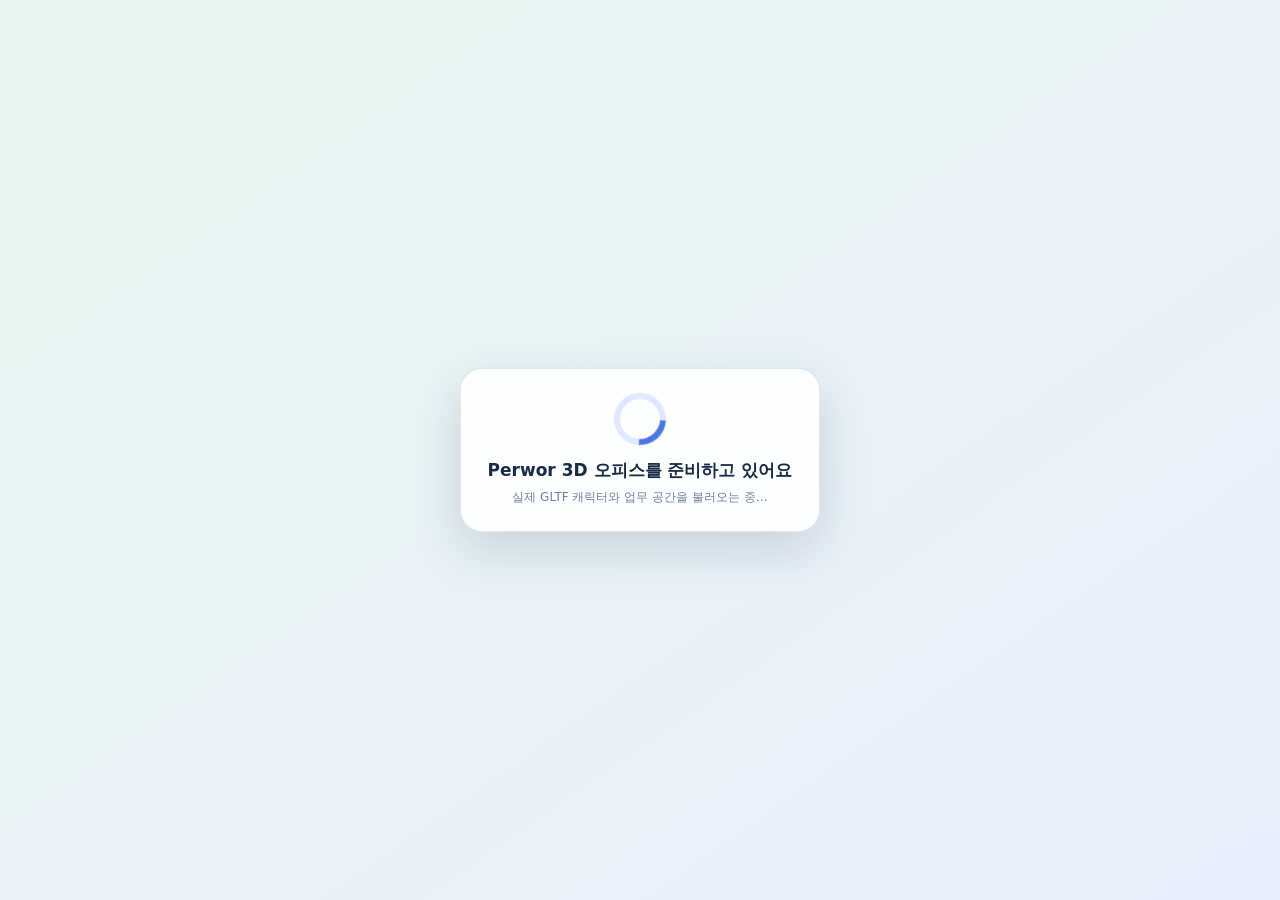
<file: index.html>
<!doctype html>
<html lang="ko">
<head>
  <meta charset="utf-8">
  <meta name="viewport" content="width=device-width, initial-scale=1">
  <meta http-equiv="refresh" content="0; url=./threejs-office/">
  <title>Perwor 3D Office</title>
</head>
<body>
  <p><a href="./threejs-office/">Perwor 3D Office 열기</a></p>
</body>
</html>
</file>
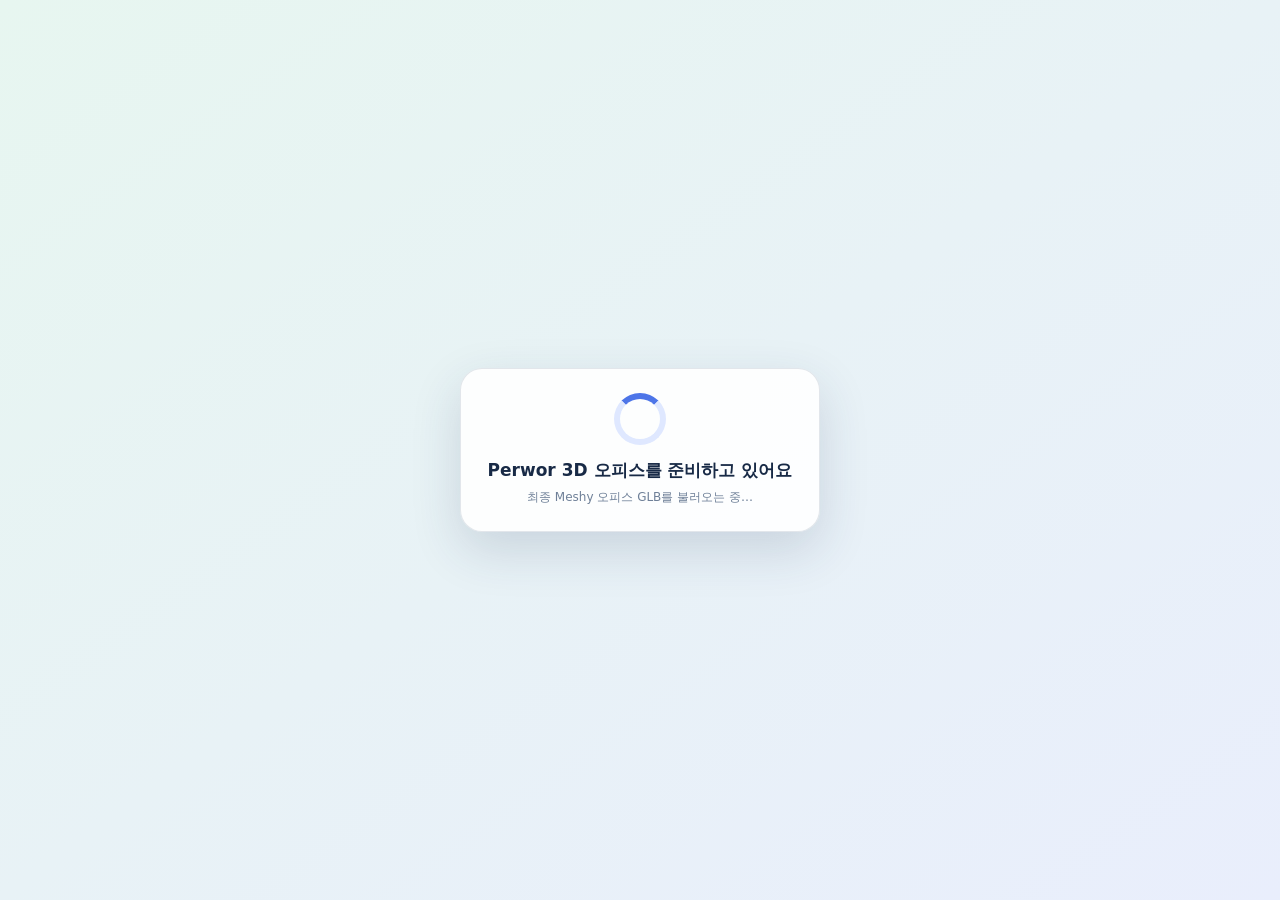
<file: threejs-office/index.html>
<!doctype html>
<html lang="ko">
<head>
  <meta charset="utf-8">
  <meta name="viewport" content="width=device-width, initial-scale=1, viewport-fit=cover">
  <meta name="theme-color" content="#d9efe9">
  <title>Perwor 3D Office · Three.js</title>
  <style>
    :root {
      --ink: #182a46;
      --muted: #6f8098;
      --blue: #4d75e8;
      --blue-soft: #e8efff;
      --mint: #d8f3e8;
      --beige: #f1e4d4;
      --paper: rgba(255,255,255,.88);
      --line: rgba(35,59,91,.12);
      --shadow: 0 18px 50px rgba(35,59,91,.16);
    }
    * { box-sizing: border-box; }
    html, body { margin: 0; min-height: 100%; background: #d8ece8; color: var(--ink); font-family: Inter, Pretendard, system-ui, -apple-system, BlinkMacSystemFont, "Segoe UI", sans-serif; }
    body { overflow: hidden; }
    #app { position: fixed; inset: 0; overflow: hidden; }
    #scene { position: absolute; inset: 0; width: 100%; height: 100%; display: block; outline: none; }
    .topbar { position: absolute; inset: 18px 20px auto; display: flex; align-items: center; justify-content: space-between; gap: 16px; pointer-events: none; }
    .brand, .identity, .status, .hint { pointer-events: auto; }
    .panel, .mode-panel { pointer-events: none; }
    .panel button, .mode-panel button { pointer-events: auto; }
    .brand { display: flex; align-items: center; gap: 10px; padding: 9px 13px 9px 9px; border: 1px solid var(--line); border-radius: 18px; background: var(--paper); box-shadow: var(--shadow); backdrop-filter: blur(14px); }
    .brand-mark { width: 38px; height: 38px; display: grid; place-items: center; border-radius: 13px; background: linear-gradient(145deg,#83e2c0,#5580ef); color: white; font-weight: 900; letter-spacing: -.06em; }
    .brand strong { display: block; font-size: 17px; letter-spacing: -.04em; }
    .brand small { display: block; margin-top: 2px; color: var(--muted); font-size: 10px; letter-spacing: .08em; }
    .identity { display: flex; align-items: center; gap: 9px; padding: 10px 14px; border: 1px solid var(--line); border-radius: 999px; background: var(--paper); box-shadow: var(--shadow); backdrop-filter: blur(14px); }
    .identity-dot { width: 30px; height: 30px; display: grid; place-items: center; border-radius: 50%; background: #ffe0ca; font-weight: 800; color: #9c654b; }
    .identity strong { font-size: 13px; }
    .identity span { display: block; margin-top: 2px; color: var(--muted); font-size: 11px; }
    .status { position: absolute; left: 20px; bottom: 20px; display: flex; align-items: center; gap: 8px; max-width: min(470px, calc(100vw - 40px)); padding: 11px 14px; border: 1px solid var(--line); border-radius: 999px; background: var(--paper); box-shadow: var(--shadow); color: var(--muted); font-size: 12px; backdrop-filter: blur(14px); }
    .status-dot { width: 9px; height: 9px; border-radius: 50%; background: #55bd93; box-shadow: 0 0 0 5px rgba(85,189,147,.14); }
    .status.error .status-dot { background: #e47d6f; box-shadow: 0 0 0 5px rgba(228,125,111,.14); }
    .hint { position: absolute; right: 20px; bottom: 20px; padding: 10px 13px; border: 1px solid var(--line); border-radius: 13px; background: rgba(255,255,255,.76); color: var(--muted); font-size: 11px; backdrop-filter: blur(10px); }
    .hint b { color: var(--ink); }
    .panel { position: absolute; top: 88px; left: 20px; width: min(330px, calc(100vw - 40px)); padding: 18px; border: 1px solid var(--line); border-radius: 22px; background: var(--paper); box-shadow: var(--shadow); backdrop-filter: blur(16px); }
    .panel[hidden], .mode-panel[hidden], #loading[hidden] { display: none; }
    .eyebrow { margin: 0 0 7px; color: var(--blue); font-size: 10px; font-weight: 800; letter-spacing: .12em; }
    .panel h1 { margin: 0; font-size: 23px; letter-spacing: -.06em; }
    .panel p { margin: 9px 0 0; color: var(--muted); font-size: 13px; line-height: 1.55; }
    .panel-actions { display: flex; flex-wrap: wrap; gap: 8px; margin-top: 15px; }
    button { border: 0; font: inherit; cursor: pointer; }
    .action { padding: 10px 12px; border-radius: 12px; background: var(--blue); color: white; font-size: 12px; font-weight: 800; box-shadow: 0 7px 18px rgba(77,117,232,.25); }
    .action.secondary { background: var(--blue-soft); color: var(--blue); box-shadow: none; }
    .action.mint { background: var(--mint); color: #2d7c63; box-shadow: none; }
    .mode-panel { position: absolute; right: 20px; top: 88px; width: min(300px, calc(100vw - 40px)); padding: 16px; border: 1px solid var(--line); border-radius: 20px; background: var(--paper); box-shadow: var(--shadow); backdrop-filter: blur(16px); }
    .mode-panel h2 { margin: 0; font-size: 16px; }
    .mode-panel p { margin: 7px 0 0; color: var(--muted); font-size: 12px; line-height: 1.45; }
    .mode-panel .panel-actions { margin-top: 12px; }
    .metric { display: grid; grid-template-columns: repeat(3,1fr); gap: 7px; margin-top: 12px; }
    .metric div { padding: 9px 7px; border-radius: 12px; background: #f6f8fb; text-align: center; }
    .metric b { display: block; font-size: 15px; }
    .metric span { display: block; margin-top: 3px; color: var(--muted); font-size: 10px; }
    #loading { position: absolute; inset: 0; display: grid; place-items: center; background: linear-gradient(145deg,#e7f6f0,#e9eefc); z-index: 10; }
    .loading-card { width: min(360px, calc(100vw - 40px)); padding: 24px; border: 1px solid var(--line); border-radius: 22px; background: rgba(255,255,255,.9); box-shadow: var(--shadow); text-align: center; }
    .loading-orb { width: 52px; height: 52px; margin: 0 auto 14px; border: 6px solid #dfe8ff; border-top-color: var(--blue); border-radius: 50%; animation: spin 1s linear infinite; }
    .loading-card strong { display: block; font-size: 17px; }
    .loading-card span { display: block; margin-top: 7px; color: var(--muted); font-size: 12px; line-height: 1.45; }
    @keyframes spin { to { transform: rotate(360deg); } }
    .toast { position: absolute; left: 50%; bottom: 24px; transform: translate(-50%, 16px); padding: 10px 14px; border-radius: 999px; background: rgba(24,42,70,.92); color: white; font-size: 12px; opacity: 0; transition: opacity .18s ease, transform .18s ease; pointer-events: none; }
    .toast.show { opacity: 1; transform: translate(-50%, 0); }
    .notice { margin-top: 12px; padding: 9px 11px; border-radius: 11px; background: #fff8e4; color: #9a7045; font-size: 11px; line-height: 1.45; }
    @media (max-width: 680px) {
      .topbar { inset: 10px 10px auto; }
      .brand { padding-right: 9px; }
      .brand small { display: none; }
      .identity { padding: 8px 10px; }
      .identity span { display: none; }
      .panel { top: 70px; left: 10px; width: calc(100vw - 20px); }
      .mode-panel { top: auto; right: 10px; bottom: 72px; width: calc(100vw - 20px); }
      .status { left: 10px; bottom: 14px; max-width: calc(100vw - 20px); }
      .hint { display: none; }
    }
  </style>
  <script type="importmap">
    {
      "imports": {
        "three": "../assets/vendor/three/three.module.mjs",
        "three/addons/": "../assets/vendor/three/"
      }
    }
  </script>
</head>
<body>
  <div id="app">
    <canvas id="scene" aria-label="Perwor 3D 업무 공간"></canvas>
    <div class="topbar">
      <div class="brand">
        <div class="brand-mark">PW</div>
        <div><strong>Perwor 3D Office</strong><small>THREE.JS MIGRATION PREVIEW</small></div>
      </div>
      <div class="identity">
        <div class="identity-dot" id="identityDot">P</div>
        <div><strong id="identityName">인턴님</strong><span id="identityMeta">3D 업무 공간</span></div>
      </div>
    </div>
    <section class="panel" id="welcomePanel">
      <p class="eyebrow">OFFICE ARRIVAL · THREE.JS</p>
      <h1 id="sceneTitle">내 자리로 출근해요</h1>
      <p id="sceneCopy">WASD 또는 방향키로 이동하고, 모니터를 선택하면 업무 도구가 열립니다.</p>
      <div class="panel-actions">
        <button class="action secondary" id="resetView">시점 초기화</button>
        <button class="action mint" id="toggleWalk">자동 출근 시작</button>
      </div>
      <div class="notice">최종 Meshy textured 오피스 GLB를 직접 표시합니다. 캐릭터는 사용자 1명만 연결하고, 기존 직원 플레이스홀더는 숨겨두었습니다. 모니터 선택 후 키보드·마이크·화분 업무를 시작할 수 있습니다.</div>
    </section>
    <section class="mode-panel" id="modePanel" hidden>
      <h2 id="modeTitle">업무를 시작할까요?</h2>
      <p id="modeCopy">모니터 주변의 업무 도구를 선택해 주세요.</p>
      <div class="metric">
        <div><b id="metricToday">0%</b><span>오늘 진행</span></div>
        <div><b id="metricRank">인턴</b><span>현재 직급</span></div>
        <div><b id="metricPlant">씨앗</b><span>화분 단계</span></div>
      </div>
      <div class="panel-actions">
        <button class="action" id="typingAction">키보드 · 타이핑</button>
        <button class="action secondary" id="speakingAction">마이크 · 말하기</button>
        <button class="action mint" id="wateringAction">화분 · 성장</button>
      </div>
    </section>
    <div class="status" id="status"><span class="status-dot"></span><span id="statusText">3D 오피스 로딩 중…</span></div>
    <div class="hint"><b>이동</b> WASD / 방향키 · <b>선택</b> 클릭 또는 터치</div>
    <div class="toast" id="toast"></div>
    <div id="loading">
      <div class="loading-card">
        <div class="loading-orb"></div>
        <strong>Perwor 3D 오피스를 준비하고 있어요</strong>
        <span id="loadingText">실제 GLTF 캐릭터와 업무 공간을 불러오는 중…</span>
      </div>
    </div>
  </div>
  <script>
    window.__perwor3dClassicBooted = true;
    document.body.setAttribute('data-classic-booted', 'yes');
    window.addEventListener('error', function (event) {
      var text = document.getElementById('loadingText');
      if (text) text.textContent = '모듈 오류: ' + (event.message || '스크립트 실행 실패');
    });
    window.addEventListener('unhandledrejection', function (event) {
      var text = document.getElementById('loadingText');
      if (text) text.textContent = '모듈 오류: ' + (event.reason && event.reason.message ? event.reason.message : String(event.reason || '비동기 오류'));
    });
    document.body.setAttribute('data-three-diagnostics', 'ready');
    window.setTimeout(function () {
      if (!window.__perwor3dBooted) {
        var text = document.getElementById('loadingText');
        if (text) text.textContent = '3D 모듈 로딩이 완료되지 않았습니다. app.js 경로 또는 브라우저 모듈 설정을 확인해 주세요.';
      }
    }, 8000);
  </script>
  <script src="../assets/vendor/three-classic/three.min.js"></script>
  <script src="../assets/vendor/three-classic/OrbitControls.js"></script>
  <script src="../assets/vendor/three-classic/GLTFLoader.js"></script>
  <script src="../assets/vendor/three-classic/SkeletonUtils.js"></script>
  <script src="./app-classic.js?v=collision-material-fix-20261124"></script>
</body>
</html>
</file>
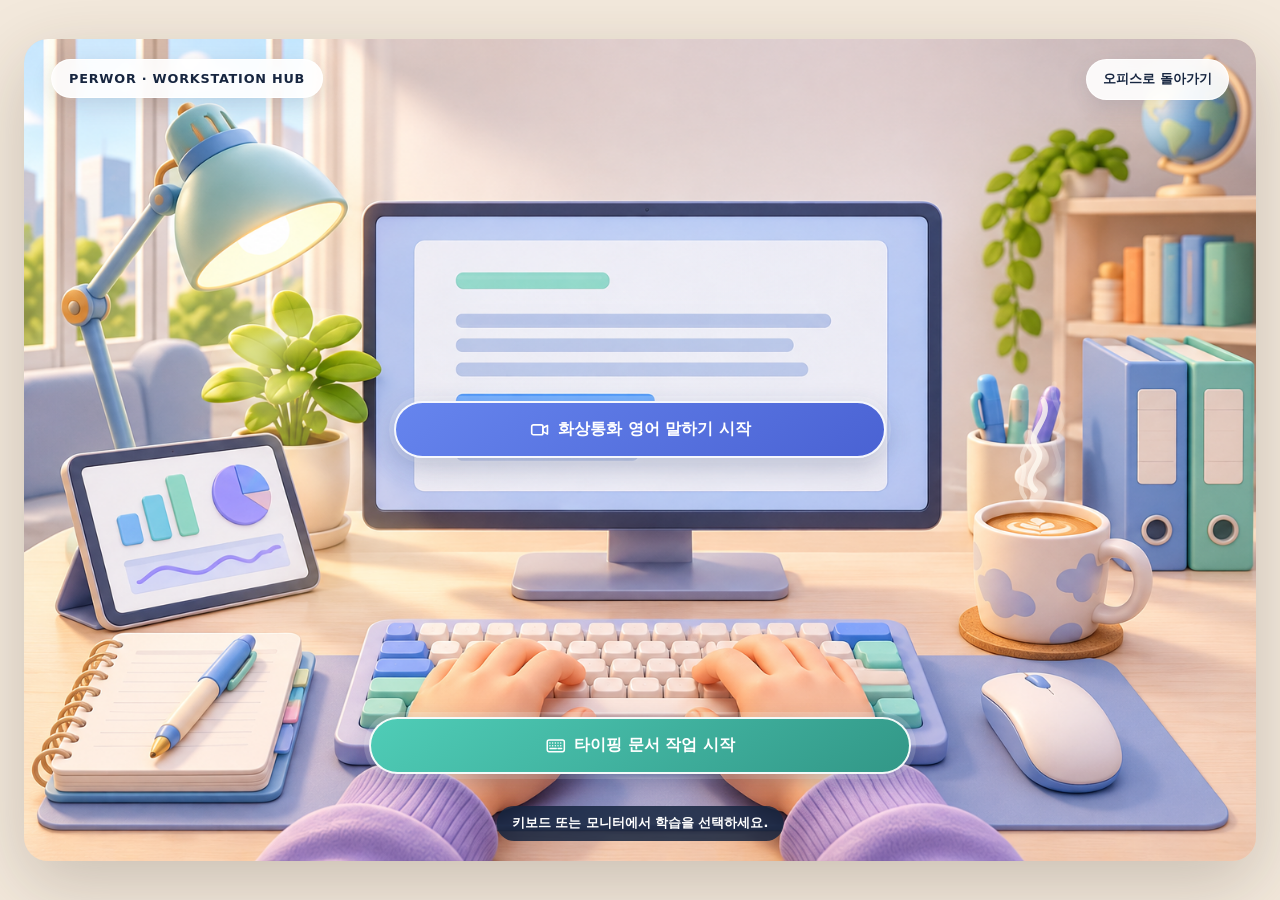
<file: threejs-office/workstation-hub.html>
<!doctype html>
<html lang="ko">
<head>
  <meta charset="utf-8">
  <meta name="viewport" content="width=device-width, initial-scale=1, viewport-fit=cover">
  <meta name="theme-color" content="#f3e9dc">
  <title>Perwor · 워크스테이션 허브</title>
  <style>
    :root { color-scheme: light; font-family: Inter, Pretendard, system-ui, -apple-system, BlinkMacSystemFont, "Segoe UI", sans-serif; --ink:#172640; --muted:#667891; }
    * { box-sizing: border-box; }
    html, body { min-height:100%; margin:0; background:#f3e9dc; color:var(--ink); }
    body { min-height:100vh; overflow:auto; }
    button { font:inherit; cursor:pointer; }
    .hub-page { min-height:100vh; display:grid; place-items:center; padding:24px; }
    .hub-stage { position:relative; width:min(100%,1536px,calc((100vh - 48px) * 1.5)); aspect-ratio:1536 / 1024; overflow:hidden; border-radius:24px; background:#efd9c1; box-shadow:0 22px 70px rgba(55,43,31,.22); }
    .hub-reference { position:absolute; inset:0; width:100%; height:100%; display:block; object-fit:fill; user-select:none; -webkit-user-drag:none; }
    .hub-chip, .hub-office { position:absolute; z-index:3; top:2.4%; border:1px solid rgba(255,255,255,.86); border-radius:999px; background:rgba(255,255,255,.9); color:var(--ink); box-shadow:0 7px 22px rgba(47,60,79,.14); backdrop-filter:blur(10px); }
    .hub-chip { left:2.2%; padding:11px 17px; font-size:clamp(10px,1vw,16px); font-weight:900; letter-spacing:.06em; }
    .hub-office { right:2.2%; padding:11px 16px; font-size:clamp(10px,1vw,16px); font-weight:800; }
    .hub-action { position:absolute; z-index:4; display:flex; align-items:center; justify-content:center; min-height:7%; border:2px solid rgba(255,255,255,.94); border-radius:999px; color:#fff; font-weight:900; font-size:clamp(11px,1.25vw,19px); box-shadow:0 9px 26px rgba(35,55,107,.26),0 0 0 5px rgba(255,255,255,.18); transition:transform .16s ease, filter .16s ease, box-shadow .16s ease; }
    .hub-action:hover, .hub-action:focus-visible { filter:brightness(1.06); transform:translateY(-2px) scale(1.015); outline:none; box-shadow:0 12px 30px rgba(35,55,107,.3),0 0 0 7px rgba(255,255,255,.28); }
    .hub-action:active { transform:translateY(1px) scale(.985); }
    .hub-action:disabled { cursor:wait; opacity:.62; }
    .hub-speaking { left:30%; top:44%; width:40%; background:linear-gradient(145deg,#6685ee,#4a62d3); }
    .hub-typing { left:28%; bottom:10.5%; width:44%; background:linear-gradient(145deg,#4fcdb7,#329787); }
    .hub-status { position:absolute; z-index:5; left:50%; bottom:2.4%; transform:translateX(-50%); margin:0; width:max-content; max-width:88%; padding:9px 15px; border-radius:999px; background:rgba(23,38,64,.86); color:#fff; font-size:clamp(10px,1vw,15px); font-weight:750; text-align:center; }
    .hub-icon { width:1.35em; height:1.35em; margin-right:.48em; flex:none; vertical-align:-.28em; fill:none; stroke:currentColor; stroke-width:1.8; stroke-linecap:round; stroke-linejoin:round; }
    .hub-icon--keyboard { stroke-width:1.65; }
    @media (max-width:680px) {
      .hub-page { display:block; padding:0; }
      .hub-stage { width:100vw; border-radius:0; }
      .hub-chip, .hub-office { top:1.7%; padding:7px 10px; font-size:clamp(8px,2vw,11px); }
      .hub-action { font-size:clamp(9px,2.5vw,13px); }
      .hub-speaking { left:18%; top:43%; width:64%; }
      .hub-typing { left:17%; bottom:8%; width:66%; }
      .hub-status { bottom:2%; font-size:clamp(8px,2vw,11px); }
    }
  </style>
</head>
<body>
  <main class="hub-page" data-workstation-hub>
    <section class="hub-stage" aria-label="Perwor 1인칭 워크스테이션 허브">
      <img class="hub-reference" src="../assets/3d/scenes/first-person-typing/perwor-scene-first-person-typing-v1.png" alt="Perwor 원본 파스텔 1인칭 업무 공간">
      <div class="hub-chip">PERWOR · WORKSTATION HUB</div>
      <button class="hub-office" type="button" data-hub-office>오피스로 돌아가기</button>
      <button class="hub-action hub-speaking" type="button" data-hub-speaking>
        <svg class="hub-icon" viewBox="0 0 24 24" aria-hidden="true" focusable="false">
          <rect x="3" y="6.5" width="12.5" height="11" rx="2"></rect>
          <path d="m15.5 10 5-2.8v9.6l-5-2.8z"></path>
        </svg>
        <span>화상통화 영어 말하기 시작</span>
      </button>
      <button class="hub-action hub-typing" type="button" data-hub-typing>
        <svg class="hub-icon hub-icon--keyboard" viewBox="0 0 24 24" aria-hidden="true" focusable="false">
          <rect x="2.5" y="5.5" width="19" height="13" rx="2"></rect>
          <path d="M5.5 9h.01M8.5 9h.01M11.5 9h.01M14.5 9h.01M17.5 9h.01M5.5 12h.01M8.5 12h.01M11.5 12h.01M14.5 12h.01M17.5 12h.01M5.5 15h7M14.5 15h4"></path>
        </svg>
        <span>타이핑 문서 작업 시작</span>
      </button>
      <p class="hub-status" data-hub-status>키보드 또는 모니터에서 학습을 선택하세요.</p>
    </section>
  </main>
  <script src="./workstation-hub.js?v=office-return-fix-1"></script>
  <script src="./workstation-coffee-steam.js?v=a983063"></script>
  <script src="./workstation-lamp-glow.js?v=a983063"></script>
  <script src="./workstation-monitor-motion.js?v=a983063"></script>
</body>
</html>
</file>
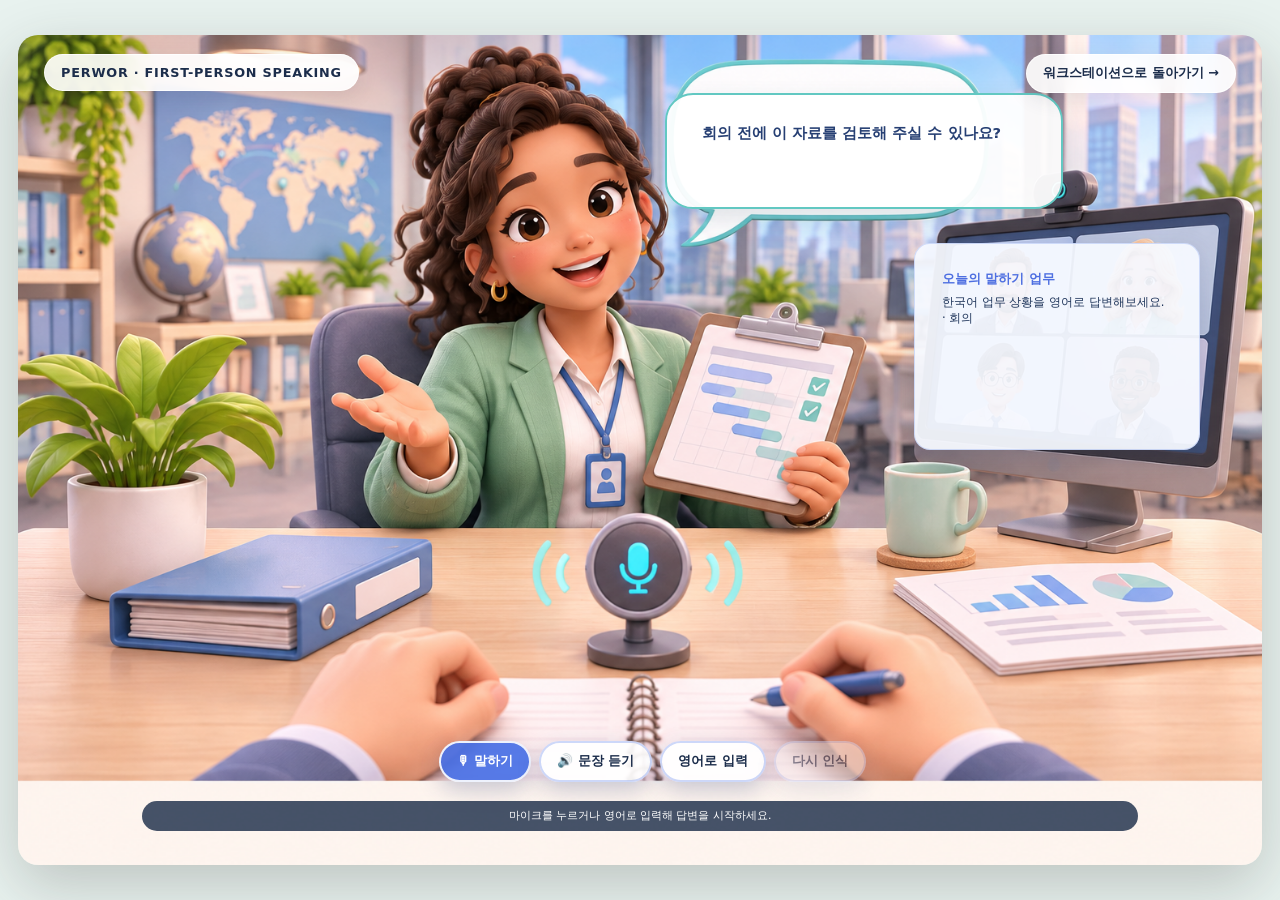
<file: threejs-office/learning/speaking.html>
<!doctype html>
<html lang="ko">
<head>
  <meta charset="utf-8">
  <meta name="viewport" content="width=device-width, initial-scale=1, viewport-fit=cover">
  <meta name="theme-color" content="#e8f2ef">
  <title>Perwor · 오늘의 영어 말하기</title>
  <link rel="stylesheet" href="./speaking.css?v=1762612015">
</head>
<body data-perwor-route="speaking">
  <main class="speaking-page">
    <section class="speaking-shell" data-speaking-dedicated aria-label="Perwor 독립 영어 말하기 학습">
      <img class="speaking-reference-image" src="../../assets/3d/scenes/first-person-speaking/perwor-scene-first-person-speaking-v1.png" alt="Perwor 1인칭 영어 말하기 업무 공간 레퍼런스">
      <div class="speaking-partner-motion-layer" data-speaking-partner data-partner-state="idle" data-partner-renderer="reference-image" aria-hidden="true"></div>
      <div class="speaking-label">PERWOR · FIRST-PERSON SPEAKING</div>
      <button class="speaking-back" type="button" data-back-hub>워크스테이션으로 돌아가기 →</button>
      <div class="speaking-prompt-bubble" data-speaking-prompt>업무 상황을 불러오는 중…</div>
      <div class="speaking-monitor-ui"><strong>오늘의 말하기 업무</strong><span data-speaking-monitor>상대방의 업무 요청을 듣고 영어로 답변해보세요.</span></div>
      <div class="speaking-controls">
        <button class="speech-control" type="button" data-speaking-mic>🎙 말하기</button>
        <button class="speech-control secondary" type="button" data-speaking-play>🔊 문장 듣기</button>
        <button class="speech-control secondary" type="button" data-speaking-type>영어로 입력</button>
        <button class="speech-control secondary" type="button" data-speaking-retry disabled>다시 인식</button>
      </div>
      <div class="speech-status" data-speaking-status>마이크를 누르거나 영어로 입력해 답변을 시작하세요.</div>
      <div class="speech-feedback" data-speaking-feedback hidden></div>
      <input class="speech-answer-input" data-speaking-input type="text" autocomplete="off" spellcheck="false" placeholder="영어 답변을 입력하세요" hidden>
      <div class="speech-answer-actions" data-speaking-actions hidden>
        <button type="button" data-speaking-confirm>답변 확인</button>
        <button class="primary" type="button" data-speaking-feedback-action disabled>피드백 받기</button>
      </div>
    </section>
  </main>
  <script src="../learning-bridge.js?v=1762612200"></script>
  <script src="../speaking-partner-renderer.js?v=1762612015"></script>
  <script src="../speaking-image-prototype.js?v=1762612015"></script>
  <script src="./speaking.js?v=1762612015"></script>
</body>
</html>
</file>
<file: threejs-office/learning/speaking.css>
:root { color-scheme: light; font-family: Inter, Pretendard, system-ui, -apple-system, BlinkMacSystemFont, "Segoe UI", sans-serif; --ink:#1c2d4b; --muted:#667891; --blue:#5272e7; }
* { box-sizing:border-box; }
[hidden] { display:none !important; }
html, body { min-height:100%; margin:0; background:#e8f2ef; color:var(--ink); }
body { min-height:100vh; }
button, input { font:inherit; }
button { cursor:pointer; }
.speaking-page { min-height:100vh; display:grid; place-items:center; padding:18px; }
.speaking-shell { position:relative; width:min(100%,1536px,calc((100vh - 36px) * 1.5)); aspect-ratio:1536 / 1024; overflow:hidden; border-radius:20px; background:#dcebe7; box-shadow:0 20px 60px rgba(48,42,37,.23); }
.speaking-reference-image { position:absolute; inset:0; width:100%; height:100%; object-fit:fill; display:block; user-select:none; -webkit-user-drag:none; }
.speaking-partner-motion-layer { position:absolute; inset:0; z-index:3; pointer-events:none; }
.speaking-partner-motion-layer::before { content:''; position:absolute; left:24%; top:4%; width:34%; height:64%; border:1px solid transparent; border-radius:44% 44% 38% 38%; opacity:0; transition:opacity .2s ease,border-color .2s ease,box-shadow .2s ease; }
.speaking-shell[data-partner-state="listening"] .speaking-partner-motion-layer::before { opacity:.34; border-color:rgba(98,200,194,.72); box-shadow:0 0 28px rgba(98,200,194,.2); }
.speaking-shell[data-partner-state="speaking"] .speaking-partner-motion-layer::before { opacity:.48; border-color:rgba(101,127,238,.82); box-shadow:0 0 32px rgba(101,127,238,.24); animation:partnerTalkingCue 1.35s ease-in-out infinite; }
.speaking-shell[data-partner-state="feedback"] .speaking-partner-motion-layer::before { opacity:.36; border-color:rgba(255,196,98,.86); box-shadow:0 0 30px rgba(255,196,98,.2); }
@keyframes partnerTalkingCue { 50% { transform:translateY(-3px) scale(1.015); } }
.speaking-label, .speaking-back { position:absolute; z-index:5; top:2.2%; padding:10px 16px; border:1px solid rgba(255,255,255,.82); border-radius:999px; background:rgba(255,255,255,.9); color:var(--ink); box-shadow:0 6px 20px rgba(47,60,79,.12); backdrop-filter:blur(10px); font-size:clamp(10px,1vw,16px); font-weight:800; letter-spacing:.06em; }
.speaking-label { left:2.1%; }
.speaking-back { right:2.1%; letter-spacing:0; cursor:pointer; }
.speaking-monitor-ui { position:absolute; z-index:4; left:72%; top:25%; width:23%; height:25%; padding:2.2%; overflow:auto; border:1px solid rgba(77,117,232,.22); border-radius:16px; background:rgba(246,249,255,.94); box-shadow:0 8px 24px rgba(42,61,101,.2); color:#20365b; font-size:clamp(9px,.9vw,14px); }
.speaking-monitor-ui strong { display:block; color:#4e6fe1; font-size:clamp(10px,1vw,16px); }
.speaking-monitor-ui span { display:block; margin-top:7px; line-height:1.35; }
.speaking-prompt-bubble { position:absolute; z-index:4; left:52%; top:7%; width:32%; min-height:14%; padding:2.2% 2.8%; border:2px solid #62c8c2; border-radius:28px; background:rgba(255,255,255,.94); color:#263f73; box-shadow:0 10px 24px rgba(44,75,101,.14); font-size:clamp(11px,1.15vw,18px); font-weight:800; line-height:1.35; }
.speaking-controls { position:absolute; z-index:5; left:32%; bottom:10%; width:38%; display:flex; align-items:center; justify-content:center; gap:8px; flex-wrap:wrap; }
.speech-control { min-width:18%; min-height:10%; padding:10px 16px; border:2px solid rgba(255,255,255,.9); border-radius:999px; background:rgba(72,112,231,.92); color:white; font-size:clamp(10px,1vw,15px); font-weight:850; box-shadow:0 8px 22px rgba(42,63,125,.25); }
.speech-control.secondary { background:rgba(255,255,255,.92); color:var(--ink); border-color:rgba(77,117,232,.28); }
.speech-control:disabled { opacity:.46; cursor:not-allowed; }
.speech-status { position:absolute; z-index:5; left:10%; bottom:4%; width:80%; padding:8px 12px; border-radius:999px; background:rgba(24,42,70,.8); color:white; text-align:center; font-size:clamp(9px,.85vw,13px); }
.speech-feedback { position:absolute; z-index:6; left:8%; right:8%; top:54%; max-height:35%; overflow:auto; padding:14px 16px; border:1px solid rgba(77,117,232,.16); border-radius:18px; background:rgba(255,255,255,.96); color:#20365b; font-size:clamp(10px,.95vw,14px); line-height:1.45; box-shadow:0 14px 32px rgba(42,61,101,.18); }
.speech-answer-input { position:absolute; z-index:6; left:22%; bottom:18%; width:56%; min-height:8%; padding:11px 14px; border:2px solid #6e8ff0; border-radius:14px; background:rgba(255,255,255,.96); color:var(--ink); font-size:clamp(11px,1.05vw,16px); outline:none; }
.speech-answer-actions { position:absolute; z-index:7; left:22%; bottom:8%; width:56%; display:flex; justify-content:center; gap:8px; flex-wrap:wrap; }
.speech-answer-actions button { padding:9px 13px; border:1px solid rgba(77,117,232,.24); border-radius:999px; background:#fff; color:var(--ink); font-size:clamp(9px,.85vw,13px); font-weight:800; }
.speech-answer-actions .primary { background:#4d75e8; color:#fff; border-color:#4d75e8; }
@media (max-width:680px) {
  .speaking-page { padding:0; }
  .speaking-shell { width:100vw; border-radius:0; }
  .speaking-label, .speaking-back { top:1.7%; padding:7px 10px; font-size:clamp(8px,2vw,11px); }
  .speaking-monitor-ui { left:70%; top:24%; width:27%; height:27%; padding:2%; font-size:clamp(6px,1.7vw,10px); border-radius:9px; }
  .speaking-monitor-ui strong { font-size:clamp(7px,1.8vw,11px); }
  .speaking-prompt-bubble { left:50%; top:7%; width:42%; min-height:15%; border-radius:15px; font-size:clamp(7px,1.85vw,11px); }
  .speaking-controls { left:14%; bottom:12%; width:72%; gap:4px; }
  .speech-control { min-width:28%; padding:6px 8px; font-size:clamp(7px,1.7vw,10px); }
  .speech-status { left:8%; bottom:4%; width:84%; font-size:clamp(7px,1.65vw,10px); }
  .speech-feedback { left:7%; right:7%; top:53%; max-height:35%; padding:8px 9px; border-radius:10px; font-size:clamp(7px,1.65vw,10px); }
  .speech-answer-input { left:12%; bottom:20%; width:76%; min-height:8%; padding:7px 8px; font-size:clamp(8px,1.8vw,11px); }
  .speech-answer-actions { left:12%; bottom:9%; width:76%; gap:4px; }
  .speech-answer-actions button { padding:6px 8px; font-size:clamp(7px,1.6vw,10px); }
}
</file>
